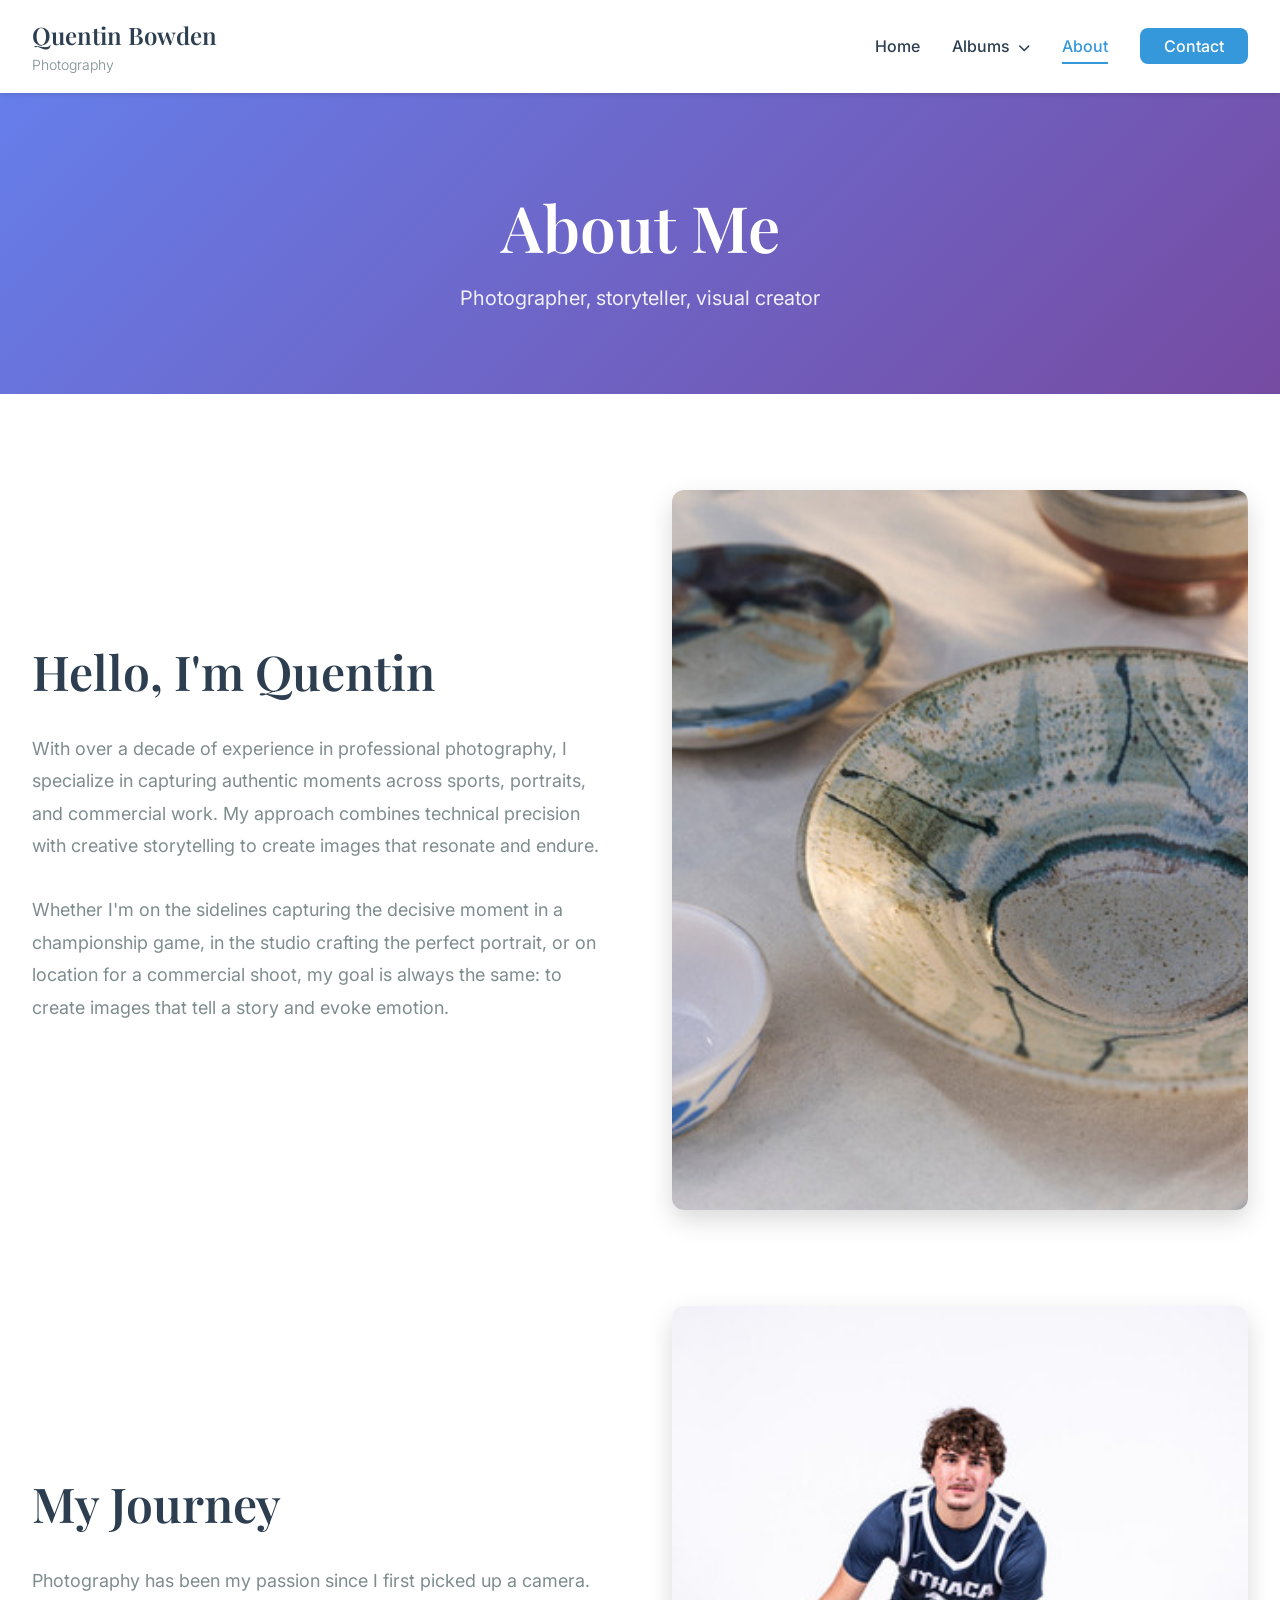
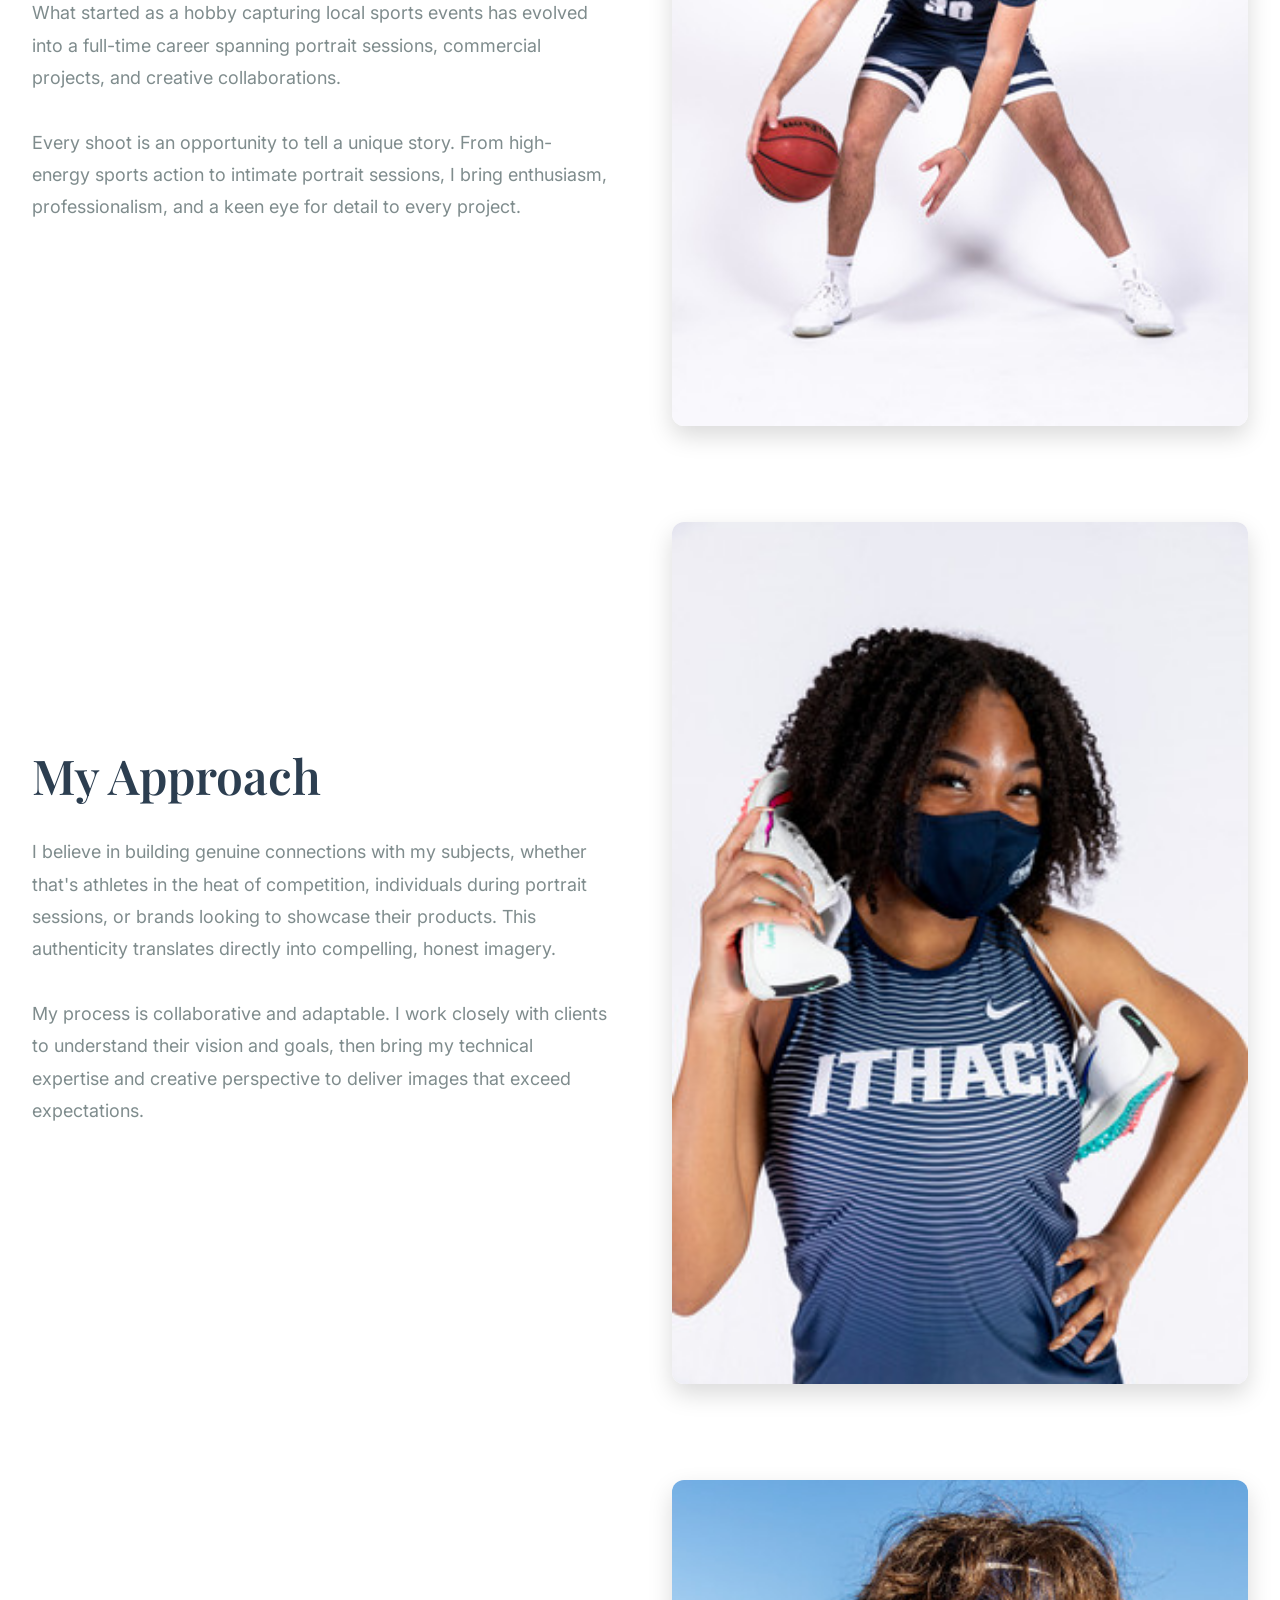
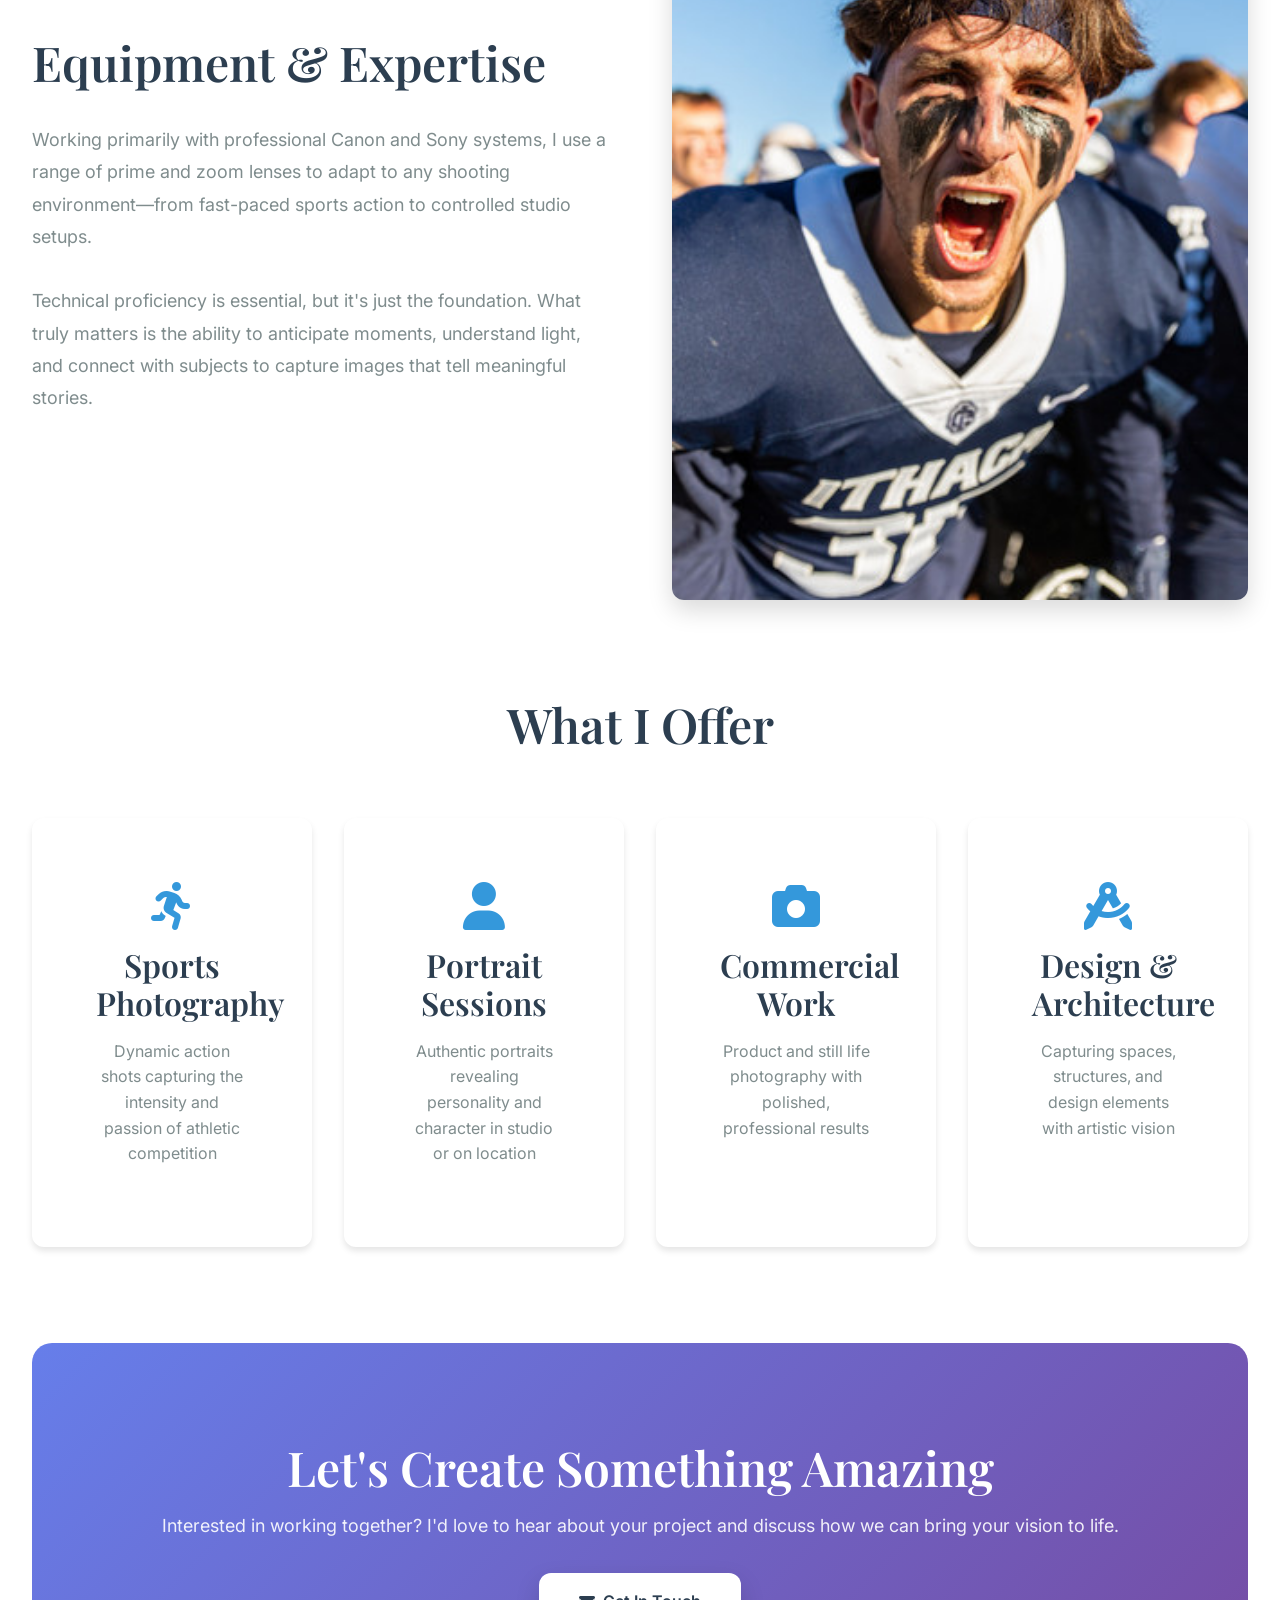
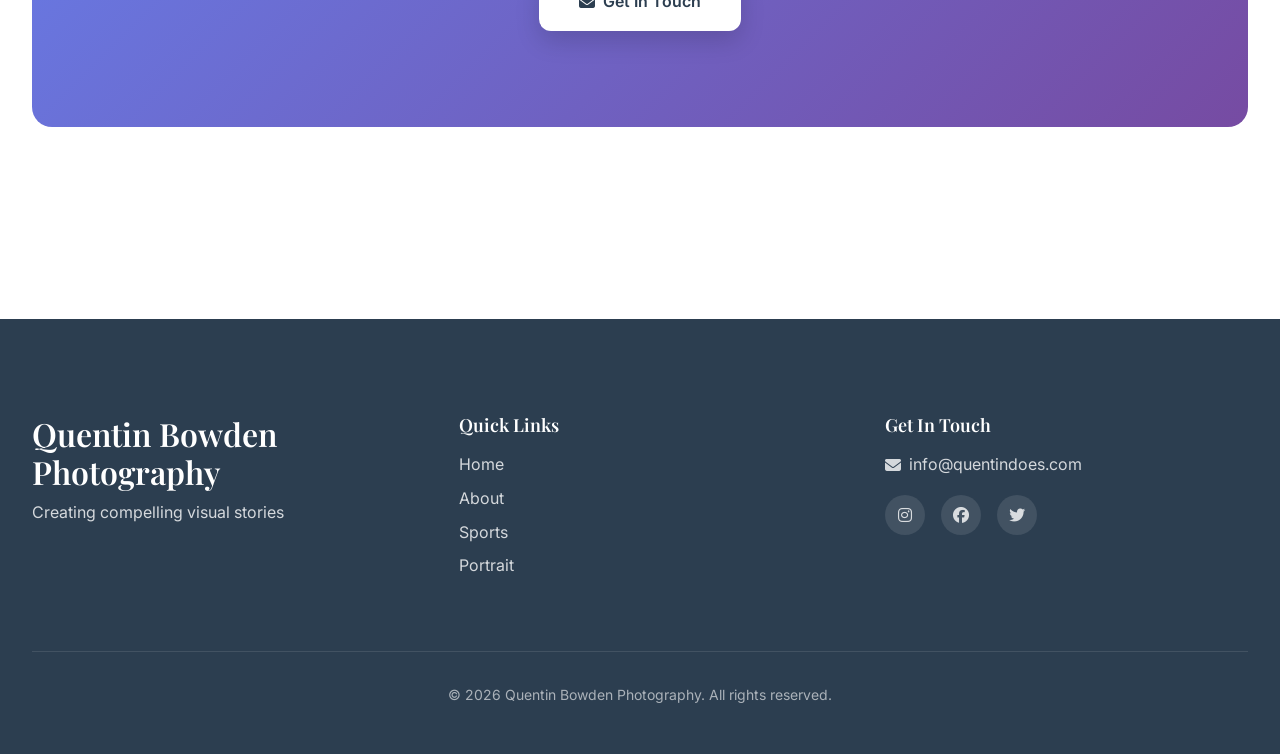
<file: about.html>
<!DOCTYPE html>
<html lang="en">
<head>
    <meta charset="UTF-8">
    <meta name="viewport" content="width=device-width, initial-scale=1.0">
    <meta name="description" content="About Quentin Bowden - Experienced and dedicated photographer with a passion for storytelling and community engagement, seeking to leverage diverse experiences and build technical skills through creative commercial imagery.

Drawing on my background in Emerging Media from Ithaca College, my work emphasizes visual communication and art direction, ensuring impactful storytelling through thoughtful visual language. 

With experience in field photography and freelance projects, I focus on creating compelling visual narratives that connect with audiences. My motivation lies in using strobe lighting and other techniques to elevate creative projects and foster meaningful community engagement.">
    <title>Behind the Imagery of Quentin Bowden </title>
    
    <!-- Preconnect to CDN -->
    <link rel="preconnect" href="https://unpkg.com">
    <link rel="preconnect" href="https://cdnjs.cloudflare.com">
    
    <!-- Google Fonts -->
    <link rel="preconnect" href="https://fonts.googleapis.com">
    <link rel="preconnect" href="https://fonts.gstatic.com" crossorigin>
    <link href="https://fonts.googleapis.com/css2?family=Inter:wght@300;400;500;600;700&family=Playfair+Display:wght@400;500;600;700&display=swap" rel="stylesheet">
    
    <!-- Font Awesome -->
    <link rel="stylesheet" href="https://cdnjs.cloudflare.com/ajax/libs/font-awesome/6.4.0/css/all.min.css">
    
    <!-- AOS Animation Library -->
    <link rel="stylesheet" href="https://unpkg.com/aos@2.3.4/dist/aos.css">
    
    <!-- Custom Styles -->
    <link rel="stylesheet" href="css/styles.css">
</head>
<body>
    <!-- Header Navigation -->
    <header class="header">
        <nav class="nav">
            <div class="nav-container">
                <a href="index.html" class="logo">
                    <span class="logo-text">Quentin Bowden</span>
                    <span class="logo-subtitle">Photography</span>
                </a>
                
                <button class="hamburger" id="hamburger" aria-label="Toggle menu">
                    <span></span>
                    <span></span>
                    <span></span>
                </button>
                
                <ul class="nav-menu" id="navMenu">
                    <li><a href="index.html" class="nav-link">Home</a></li>
                    <li class="nav-dropdown">
                        <a href="#" class="nav-link">Albums <i class="fas fa-chevron-down"></i></a>
                        <ul class="dropdown-menu">
                            <li><a href="sports.html">Sports</a></li>
                            <li><a href="portrait.html">Portrait</a></li>
                            <li><a href="still-photo.html">Still Photos</a></li>
                            <li><a href="design.html">Design</a></li>
                            <li><a href="landscape.html">Landscape</a></li>
                        </ul>
                    </li>
                    <li><a href="about.html" class="nav-link active">About</a></li>
                    <li><a href="mailto:info@quentindoes.com" class="nav-link nav-contact">Contact</a></li>
                </ul>
            </div>
        </nav>
    </header>

    <!-- About Hero Section -->
    <section class="about-hero">
        <div class="container">
            <div class="about-hero-content" data-aos="fade-up">
                <h1 class="page-title">About Me</h1>
                <p class="page-subtitle">Photographer, storyteller, visual creator</p>
            </div>
        </div>
    </section>

    <!-- About Content -->
    <section class="about-content">
        <div class="container">
            <!-- Bio Section -->
            <div class="about-section" data-aos="fade-up">
                <div class="about-text">
                    <h2>Hello, I'm Quentin</h2>
                    <p>With over a decade of experience in professional photography, I specialize in capturing authentic moments across sports, portraits, and commercial work. My approach combines technical precision with creative storytelling to create images that resonate and endure.</p>
                    <p>Whether I'm on the sidelines capturing the decisive moment in a championship game, in the studio crafting the perfect portrait, or on location for a commercial shoot, my goal is always the same: to create images that tell a story and evoke emotion.</p>
                </div>
                <div class="about-image">
                    <img src="images/p1033977370-2.jpg" alt="Quentin Bowden" loading="lazy">
                </div>
            </div>

            <!-- Story Section -->
            <div class="about-section reverse" data-aos="fade-up" data-aos-delay="100">
                <div class="about-image">
                    <img src="images/p1420439761-2.jpg" alt="Photography in action" loading="lazy">
                </div>
                <div class="about-text">
                    <h2>My Journey</h2>
                    <p>Photography has been my passion since I first picked up a camera. What started as a hobby capturing local sports events has evolved into a full-time career spanning portrait sessions, commercial projects, and creative collaborations.</p>
                    <p>Every shoot is an opportunity to tell a unique story. From high-energy sports action to intimate portrait sessions, I bring enthusiasm, professionalism, and a keen eye for detail to every project.</p>
                </div>
            </div>

            <!-- Approach Section -->
            <div class="about-section" data-aos="fade-up" data-aos-delay="200">
                <div class="about-text">
                    <h2>My Approach</h2>
                    <p>I believe in building genuine connections with my subjects, whether that's athletes in the heat of competition, individuals during portrait sessions, or brands looking to showcase their products. This authenticity translates directly into compelling, honest imagery.</p>
                    <p>My process is collaborative and adaptable. I work closely with clients to understand their vision and goals, then bring my technical expertise and creative perspective to deliver images that exceed expectations.</p>
                </div>
                <div class="about-image">
                    <img src="images/p2245993606-2.jpg" alt="Creative process" loading="lazy">
                </div>
            </div>

            <!-- Equipment Section -->
            <div class="about-section reverse" data-aos="fade-up" data-aos-delay="300">
                <div class="about-image">
                    <img src="images/p1420444038-2.jpg" alt="Professional equipment" loading="lazy">
                </div>
                <div class="about-text">
                    <h2>Equipment & Expertise</h2>
                    <p>Working primarily with professional Canon and Sony systems, I use a range of prime and zoom lenses to adapt to any shooting environment—from fast-paced sports action to controlled studio setups.</p>
                    <p>Technical proficiency is essential, but it's just the foundation. What truly matters is the ability to anticipate moments, understand light, and connect with subjects to capture images that tell meaningful stories.</p>
                </div>
            </div>

            <!-- Services Section -->
            <div class="services-grid" data-aos="fade-up" data-aos-delay="400">
                <h2 class="services-title">What I Offer</h2>
                <div class="services-cards">
                    <div class="service-card">
                        <i class="fas fa-running"></i>
                        <h3>Sports Photography</h3>
                        <p>Dynamic action shots capturing the intensity and passion of athletic competition</p>
                    </div>
                    <div class="service-card">
                        <i class="fas fa-user"></i>
                        <h3>Portrait Sessions</h3>
                        <p>Authentic portraits revealing personality and character in studio or on location</p>
                    </div>
                    <div class="service-card">
                        <i class="fas fa-camera"></i>
                        <h3>Commercial Work</h3>
                        <p>Product and still life photography with polished, professional results</p>
                    </div>
                    <div class="service-card">
                        <i class="fas fa-drafting-compass"></i>
                        <h3>Design & Architecture</h3>
                        <p>Capturing spaces, structures, and design elements with artistic vision</p>
                    </div>
                </div>
            </div>

            <!-- CTA Section -->
            <div class="about-cta" data-aos="fade-up" data-aos-delay="500">
                <h2>Let's Create Something Amazing</h2>
                <p>Interested in working together? I'd love to hear about your project and discuss how we can bring your vision to life.</p>
                <a href="mailto:info@quentindoes.com" class="cta-button">
                    <i class="fas fa-envelope"></i> Get In Touch
                </a>
            </div>
        </div>
    </section>

    <!-- Footer -->
    <footer class="footer">
        <div class="container">
            <div class="footer-content">
                <div class="footer-brand">
                    <h3>Quentin Bowden Photography</h3>
                    <p>Creating compelling visual stories</p>
                </div>
                
                <div class="footer-links">
                    <h4>Quick Links</h4>
                    <ul>
                        <li><a href="index.html">Home</a></li>
                        <li><a href="about.html">About</a></li>
                        <li><a href="sports.html">Sports</a></li>
                        <li><a href="portrait.html">Portrait</a></li>
                    </ul>
                </div>
                
                <div class="footer-contact">
                    <h4>Get In Touch</h4>
                    <p><a href="mailto:info@quentindoes.com"><i class="fas fa-envelope"></i> info@quentindoes.com</a></p>
                    <div class="social-links">
                        <a href="https://instagram.com/quentindoesphotography" target="_blank" aria-label="Instagram"><i class="fab fa-instagram"></i></a>
                        <a href="https://facebook.com/quentinbowden" target="_blank" aria-label="Facebook"><i class="fab fa-facebook"></i></a>
                        <a href="https://twitter.com/quentinbowden" target="_blank" aria-label="Twitter"><i class="fab fa-twitter"></i></a>
                    </div>
                </div>
            </div>
            
            <div class="footer-bottom">
                <p>&copy; 2026 Quentin Bowden Photography. All rights reserved.</p>
            </div>
        </div>
    </footer>

    <!-- Scripts -->
    <!-- AOS -->
    <script src="https://unpkg.com/aos@2.3.4/dist/aos.js"></script>
    <script>
        // Initialize AOS with responsive timing
        const isMobile = window.matchMedia('(max-width: 768px)').matches;
        AOS.init({
            duration: isMobile ? 300 : 600,
            easing: 'ease-in-out',
            once: true,
            offset: 100
        });

        // Mobile menu toggle
        const hamburger = document.getElementById('hamburger');
        const navMenu = document.getElementById('navMenu');
        
        hamburger.addEventListener('click', () => {
            hamburger.classList.toggle('active');
            navMenu.classList.toggle('active');
        });

        // Close mobile menu when clicking outside
        document.addEventListener('click', (e) => {
            if (!e.target.closest('.nav-container')) {
                hamburger.classList.remove('active');
                navMenu.classList.remove('active');
            }
        });
    </script>
</body>
</html>
</file>
<file: css/styles.css>
/* ===================================
   Modern Photographer Portfolio Styles
   =================================== */

/* CSS Custom Properties */
:root {
    /* Colors */
    --primary-color: #2c3e50;
    --secondary-color: #3498db;
    --accent-color: #e74c3c;
    --text-dark: #2c3e50;
    --text-light: #7f8c8d;
    --text-white: #ffffff;
    --bg-light: #ecf0f1;
    --bg-dark: #34495e;
    --overlay-dark: rgba(44, 62, 80, 0.9);
    --overlay-light: rgba(255, 255, 255, 0.9);
    
    /* Typography */
    --font-primary: 'Inter', -apple-system, BlinkMacSystemFont, 'Segoe UI', sans-serif;
    --font-display: 'Playfair Display', Georgia, serif;
    
    /* Spacing */
    --spacing-xs: 0.5rem;
    --spacing-sm: 1rem;
    --spacing-md: 2rem;
    --spacing-lg: 4rem;
    --spacing-xl: 6rem;
    
    /* Transitions */
    --transition-fast: 0.2s ease;
    --transition-base: 0.3s ease;
    --transition-slow: 0.5s ease;
    
    /* Shadows */
    --shadow-sm: 0 2px 4px rgba(0,0,0,0.1);
    --shadow-md: 0 4px 6px rgba(0,0,0,0.1);
    --shadow-lg: 0 10px 25px rgba(0,0,0,0.15);
    --shadow-xl: 0 20px 40px rgba(0,0,0,0.2);
    
    /* Border Radius */
    --radius-sm: 4px;
    --radius-md: 8px;
    --radius-lg: 12px;
    --radius-xl: 20px;
}

/* ===================================
   Reset & Base Styles
   =================================== */

* {
    margin: 0;
    padding: 0;
    box-sizing: border-box;
}

html {
    scroll-behavior: smooth;
    font-size: 16px;
}

body {
    font-family: var(--font-primary);
    line-height: 1.6;
    color: var(--text-dark);
    background-color: #ffffff;
    overflow-x: hidden;
}

img {
    max-width: 100%;
    height: auto;
    display: block;
}

a {
    text-decoration: none;
    color: inherit;
    transition: var(--transition-base);
}

button {
    border: none;
    background: none;
    cursor: pointer;
    font-family: inherit;
}

/* ===================================
   Typography
   =================================== */

h1, h2, h3, h4, h5, h6 {
    font-family: var(--font-display);
    line-height: 1.2;
    margin-bottom: var(--spacing-sm);
    font-weight: 600;
}

h1 { font-size: clamp(2.5rem, 5vw, 4rem); }
h2 { font-size: clamp(2rem, 4vw, 3rem); }
h3 { font-size: clamp(1.5rem, 3vw, 2rem); }
h4 { font-size: clamp(1.25rem, 2.5vw, 1.5rem); }

p {
    margin-bottom: var(--spacing-sm);
    color: var(--text-light);
}

/* ===================================
   Container & Layout
   =================================== */

.container {
    max-width: 1400px;
    margin: 0 auto;
    padding: 0 var(--spacing-md);
}

@media (max-width: 768px) {
    .container {
        padding: 0 var(--spacing-sm);
    }
}

/* ===================================
   Header & Navigation
   =================================== */

.header {
    position: sticky;
    top: 0;
    z-index: 1000;
    background: rgba(255, 255, 255, 0.95);
    backdrop-filter: blur(10px);
    box-shadow: var(--shadow-sm);
    transition: var(--transition-base);
}

.nav-container {
    display: flex;
    justify-content: space-between;
    align-items: center;
    padding: var(--spacing-sm) var(--spacing-md);
    max-width: 1400px;
    margin: 0 auto;
}

.logo {
    display: flex;
    flex-direction: column;
    font-family: var(--font-display);
}

.logo-text {
    font-size: 1.5rem;
    font-weight: 600;
    color: var(--primary-color);
}

.logo-subtitle {
    font-size: 0.875rem;
    color: var(--text-light);
    font-family: var(--font-primary);
    font-weight: 300;
}

.nav-menu {
    display: flex;
    list-style: none;
    gap: var(--spacing-md);
    align-items: center;
}

.nav-link {
    color: var(--text-dark);
    font-weight: 500;
    position: relative;
    padding: 0.5rem 0;
    transition: var(--transition-base);
}

.nav-link:hover,
.nav-link.active {
    color: var(--secondary-color);
}

.nav-link.active::after {
    content: '';
    position: absolute;
    bottom: 0;
    left: 0;
    width: 100%;
    height: 2px;
    background: var(--secondary-color);
}

.nav-contact {
    padding: 0.5rem 1.5rem;
    background: var(--secondary-color);
    color: white;
    border-radius: var(--radius-md);
    transition: var(--transition-base);
}

.nav-contact:hover {
    background: var(--primary-color);
    transform: translateY(-2px);
    box-shadow: var(--shadow-md);
}

/* Dropdown Menu */
.nav-dropdown {
    position: relative;
}

.nav-dropdown .nav-link i {
    font-size: 0.75rem;
    margin-left: 0.25rem;
    transition: var(--transition-fast);
}

.nav-dropdown:hover .nav-link i {
    transform: rotate(180deg);
}

.dropdown-menu {
    position: absolute;
    top: 100%;
    left: 0;
    background: white;
    list-style: none;
    padding: var(--spacing-sm);
    border-radius: var(--radius-md);
    box-shadow: var(--shadow-lg);
    opacity: 0;
    visibility: hidden;
    transform: translateY(-10px);
    transition: var(--transition-base);
    min-width: 200px;
}

.nav-dropdown:hover .dropdown-menu {
    opacity: 1;
    visibility: visible;
    transform: translateY(0);
}

.dropdown-menu li {
    margin: 0;
}

.dropdown-menu a {
    display: block;
    padding: 0.75rem 1rem;
    border-radius: var(--radius-sm);
    transition: var(--transition-fast);
}

.dropdown-menu a:hover,
.dropdown-menu a.active {
    background: var(--bg-light);
    color: var(--secondary-color);
}

/* Hamburger Menu */
.hamburger {
    display: none;
    flex-direction: column;
    gap: 5px;
    padding: 0.5rem;
    z-index: 1001;
}

.hamburger span {
    width: 25px;
    height: 3px;
    background: var(--primary-color);
    border-radius: 3px;
    transition: var(--transition-base);
}

.hamburger.active span:nth-child(1) {
    transform: rotate(45deg) translate(8px, 8px);
}

.hamburger.active span:nth-child(2) {
    opacity: 0;
}

.hamburger.active span:nth-child(3) {
    transform: rotate(-45deg) translate(7px, -7px);
}

@media (max-width: 768px) {
    .hamburger {
        display: flex;
    }
    
    .nav-menu {
        position: fixed;
        top: 0;
        right: -100%;
        width: 280px;
        height: 100vh;
        background: white;
        flex-direction: column;
        padding: 5rem 2rem;
        box-shadow: var(--shadow-xl);
        transition: var(--transition-base);
        align-items: flex-start;
    }
    
    .nav-menu.active {
        right: 0;
    }
    
    .dropdown-menu {
        position: static;
        opacity: 1;
        visibility: visible;
        transform: none;
        box-shadow: none;
        padding-left: var(--spacing-sm);
        margin-top: var(--spacing-xs);
    }
}

/* ===================================
   Hero Section
   =================================== */

.hero {
    min-height: 80vh;
    display: flex;
    flex-direction: column;
    justify-content: center;
    align-items: center;
    text-align: center;
    padding: var(--spacing-xl) var(--spacing-md);
    background: url('../images/portraits/p3524584143-5.jpg') center/cover no-repeat;
    color: white;
    position: relative;
    overflow: hidden;
}

.hero::before {
    content: '';
    position: absolute;
    top: 0;
    left: 0;
    right: 0;
    bottom: 0;
    background: rgba(0, 0, 0, 0.2);
    z-index: 0;
}

.hero-content {
    position: relative;
    z-index: 1;
    max-width: 800px;
}

.hero-title {
    color: white;
    margin-bottom: var(--spacing-md);
    text-shadow: 2px 2px 4px rgba(0,0,0,0.2);
}

.hero-subtitle {
    font-size: 1.25rem;
    color: rgba(255, 255, 255, 0.9);
    margin-bottom: var(--spacing-lg);
    line-height: 1.8;
}

.hero-cta {
    display: inline-block;
    padding: 1rem 2.5rem;
    background: white;
    color: var(--primary-color);
    border-radius: var(--radius-lg);
    font-weight: 600;
    transition: var(--transition-base);
    box-shadow: var(--shadow-lg);
}

.hero-cta:hover {
    transform: translateY(-3px);
    box-shadow: var(--shadow-xl);
}

/* Full-Screen Takeover */
.takeover {
    position: fixed;
    top: 0;
    left: 0;
    width: 100vw;
    height: 100vh;
    z-index: 99999;
    opacity: 1;
    transition: opacity 1s ease-out;
}

.takeover.fade-out {
    opacity: 0;
}

.takeover-image {
    width: 100%;
    height: 100%;
    background: url('../images/portraits/p3524584143-2.jpg') center/cover no-repeat;
}

.scroll-indicator {
    margin-top: var(--spacing-lg);
    animation: bounce 2s infinite;
}

.scroll-indicator i {
    font-size: 2rem;
    color: rgba(255, 255, 255, 0.7);
}

@keyframes bounce {
    0%, 20%, 50%, 80%, 100% { transform: translateY(0); }
    40% { transform: translateY(-10px); }
    60% { transform: translateY(-5px); }
}

/* ===================================
   Gallery Section
   =================================== */

.gallery-section {
    padding: var(--spacing-xl) 0;
}

.section-header {
    text-align: center;
    margin-bottom: var(--spacing-lg);
}

.section-title {
    color: var(--primary-color);
    margin-bottom: var(--spacing-sm);
}

.section-subtitle {
    font-size: 1.125rem;
    color: var(--text-light);
}

/* Masonry Grid */
.masonry-grid {
    margin: 0 auto;
}

.grid-item {
    width: calc(25% - 15px);
    margin-bottom: 20px;
    position: relative;
    overflow: hidden;
    border-radius: 0;
    cursor: pointer;
    transition: var(--transition-base);
}

.grid-item:hover {
    transform: translateY(-5px);
    box-shadow: var(--shadow-lg);
}

.grid-item img {
    width: 100%;
    height: auto;
    display: block;
    transition: var(--transition-slow);
}

.grid-item:hover img {
    transform: scale(1.05);
}

.grid-item-overlay {
    position: absolute;
    top: 0;
    left: 0;
    right: 0;
    bottom: 0;
    background: linear-gradient(to top, rgba(0,0,0,0.8) 0%, rgba(0,0,0,0) 60%);
    display: flex;
    align-items: flex-end;
    padding: var(--spacing-sm);
    opacity: 0;
    transition: var(--transition-base);
}

.grid-item:hover .grid-item-overlay {
    opacity: 1;
}

.overlay-content {
    color: white;
}

.overlay-title {
    font-size: 1.125rem;
    margin-bottom: 0.25rem;
    color: white;
}

.overlay-category {
    font-size: 0.875rem;
    text-transform: uppercase;
    letter-spacing: 1px;
    color: rgba(255, 255, 255, 0.8);
}

/* Responsive Grid */
@media (max-width: 1200px) {
    .grid-item {
        width: calc(33.333% - 14px);
    }
}

@media (max-width: 768px) {
    .grid-item {
        width: calc(50% - 10px);
    }
}

@media (max-width: 480px) {
    .grid-item {
        width: 100%;
    }
}

/* ===================================
   Lightbox
   =================================== */

.lightbox {
    position: fixed;
    top: 0;
    left: 0;
    right: 0;
    bottom: 0;
    background: rgba(0, 0, 0, 0.75);
    backdrop-filter: blur(10px);
    z-index: 9999;
    display: flex;
    align-items: center;
    justify-content: center;
    opacity: 0;
    visibility: hidden;
    transition: var(--transition-base);
}

.lightbox.active {
    opacity: 1;
    visibility: visible;
}

.lightbox-content {
    position: relative;
    max-width: 90vw;
    max-height: 90vh;
    display: flex;
    flex-direction: column;
    align-items: center;
}

.lightbox-content img {
    max-width: 100%;
    max-height: 70vh;
    object-fit: contain;
    border-radius: 0;
    box-shadow: 0 20px 60px rgba(0, 0, 0, 0.8);
    transition: opacity var(--transition-base);
}

.lightbox-info {
    display: none;
    background: rgba(255, 255, 255, 0.95);
    backdrop-filter: blur(10px);
    padding: var(--spacing-md);
    border-radius: 0;
    margin-top: var(--spacing-md);
    max-width: 600px;
    text-align: center;
}

.lightbox-info h3 {
    color: var(--primary-color);
    margin-bottom: var(--spacing-xs);
}

.lightbox-info p {
    color: var(--text-light);
    margin-bottom: var(--spacing-sm);
}

.lightbox-category {
    display: inline-block;
    padding: 0.25rem 1rem;
    background: var(--secondary-color);
    color: white;
    border-radius: var(--radius-lg);
    font-size: 0.875rem;
    text-transform: uppercase;
    letter-spacing: 1px;
    margin-bottom: var(--spacing-sm);
}

.lightbox-counter {
    font-size: 0.875rem;
    color: var(--text-light);
    margin-bottom: var(--spacing-sm);
}

.lightbox-share {
    display: flex;
    gap: var(--spacing-sm);
    justify-content: center;
    margin-top: var(--spacing-sm);
}

.share-btn {
    width: 40px;
    height: 40px;
    border-radius: 50%;
    background: var(--bg-light);
    color: var(--text-dark);
    display: flex;
    align-items: center;
    justify-content: center;
    transition: var(--transition-base);
}

.share-btn:hover {
    background: var(--secondary-color);
    color: white;
    transform: translateY(-2px);
}

/* Lightbox Controls */
.lightbox-close,
.lightbox-prev,
.lightbox-next {
    position: absolute;
    background: rgba(255, 255, 255, 0.1);
    backdrop-filter: blur(10px);
    color: white;
    width: 50px;
    height: 50px;
    border-radius: 50%;
    display: flex;
    align-items: center;
    justify-content: center;
    font-size: 1.5rem;
    transition: var(--transition-base);
    z-index: 10000;
}

.lightbox-close:hover,
.lightbox-prev:hover,
.lightbox-next:hover {
    background: rgba(255, 255, 255, 0.2);
    transform: scale(1.1);
}

.lightbox-close {
    top: 2rem;
    right: 2rem;
}

.lightbox-prev {
    left: 2rem;
    top: 50%;
    transform: translateY(-50%);
}

.lightbox-next {
    right: 2rem;
    top: 50%;
    transform: translateY(-50%);
}

@media (max-width: 768px) {
    .lightbox-close {
        top: 1rem;
        right: 1rem;
        width: 40px;
        height: 40px;
    }
    
    .lightbox-prev,
    .lightbox-next {
        width: 40px;
        height: 40px;
    }
    
    .lightbox-prev {
        left: 1rem;
    }
    
    .lightbox-next {
        right: 1rem;
    }
}

/* ===================================
   About Page
   =================================== */

.about-hero {
    padding: var(--spacing-xl) 0 var(--spacing-lg);
    background: linear-gradient(135deg, #667eea 0%, #764ba2 100%);
    color: white;
    text-align: center;
}

.about-hero-content {
    max-width: 800px;
    margin: 0 auto;
}

.page-title {
    color: white;
    margin-bottom: var(--spacing-sm);
}

.page-subtitle {
    font-size: 1.25rem;
    color: rgba(255, 255, 255, 0.9);
}

.about-content {
    padding: var(--spacing-xl) 0;
}

.about-section {
    display: grid;
    grid-template-columns: 1fr 1fr;
    gap: var(--spacing-lg);
    margin-bottom: var(--spacing-xl);
    align-items: center;
}

.about-section.reverse {
    direction: rtl;
}

.about-section.reverse > * {
    direction: ltr;
}

.about-text h2 {
    color: var(--primary-color);
    margin-bottom: var(--spacing-md);
}

.about-text p {
    font-size: 1.125rem;
    line-height: 1.8;
    margin-bottom: var(--spacing-md);
}

.about-image {
    border-radius: var(--radius-lg);
    overflow: hidden;
    box-shadow: var(--shadow-lg);
}

.about-image img {
    width: 100%;
    height: auto;
    transition: var(--transition-slow);
}

.about-image:hover img {
    transform: scale(1.05);
}

@media (max-width: 768px) {
    .about-section {
        grid-template-columns: 1fr;
        gap: var(--spacing-md);
    }
    
    .about-section.reverse {
        direction: ltr;
    }
}

/* Services Section */
.services-grid {
    margin-top: var(--spacing-xl);
    text-align: center;
}

.services-title {
    color: var(--primary-color);
    margin-bottom: var(--spacing-lg);
}

.services-cards {
    display: grid;
    grid-template-columns: repeat(auto-fit, minmax(250px, 1fr));
    gap: var(--spacing-md);
}

.service-card {
    padding: var(--spacing-lg);
    background: white;
    border-radius: var(--radius-lg);
    box-shadow: var(--shadow-md);
    transition: var(--transition-base);
}

.service-card:hover {
    transform: translateY(-5px);
    box-shadow: var(--shadow-xl);
}

.service-card i {
    font-size: 3rem;
    color: var(--secondary-color);
    margin-bottom: var(--spacing-sm);
}

.service-card h3 {
    color: var(--primary-color);
    margin-bottom: var(--spacing-sm);
}

.service-card p {
    font-size: 1rem;
}

/* About CTA */
.about-cta {
    text-align: center;
    padding: var(--spacing-xl);
    background: linear-gradient(135deg, #667eea 0%, #764ba2 100%);
    border-radius: var(--radius-xl);
    color: white;
    margin-top: var(--spacing-xl);
}

.about-cta h2 {
    color: white;
    margin-bottom: var(--spacing-sm);
}

.about-cta p {
    color: rgba(255, 255, 255, 0.9);
    font-size: 1.125rem;
    margin-bottom: var(--spacing-md);
}

.cta-button {
    display: inline-flex;
    align-items: center;
    gap: var(--spacing-xs);
    padding: 1rem 2.5rem;
    background: white;
    color: var(--primary-color);
    border-radius: var(--radius-lg);
    font-weight: 600;
    transition: var(--transition-base);
    box-shadow: var(--shadow-lg);
}

.cta-button:hover {
    transform: translateY(-3px);
    box-shadow: var(--shadow-xl);
}

/* ===================================
   Album Pages
   =================================== */

.breadcrumb {
    padding: var(--spacing-sm) 0;
    background: var(--bg-light);
}

.breadcrumb .container {
    display: flex;
    align-items: center;
    gap: var(--spacing-xs);
    font-size: 0.875rem;
}

.breadcrumb a {
    color: var(--secondary-color);
}

.breadcrumb a:hover {
    text-decoration: underline;
}

.breadcrumb .separator {
    color: var(--text-light);
}

.breadcrumb .current {
    color: var(--text-dark);
}

.album-header {
    padding: var(--spacing-md) 0;
    text-align: center;
}

.album-title {
    color: var(--primary-color);
    margin-bottom: var(--spacing-sm);
}

.album-description {
    font-size: 1rem;
    color: var(--text-light);
    max-width: 800px;
    margin: 0 auto;
}

.album-footer {
    text-align: center;
    margin-top: var(--spacing-lg);
    padding: var(--spacing-lg) 0;
}

.view-all-link {
    display: inline-flex;
    align-items: center;
    gap: var(--spacing-xs);
    padding: 1rem 2rem;
    background: var(--secondary-color);
    color: white;
    border-radius: var(--radius-lg);
    font-weight: 600;
    transition: var(--transition-base);
}

.view-all-link:hover {
    background: var(--primary-color);
    transform: translateY(-2px);
    box-shadow: var(--shadow-md);
}

/* ===================================
   Footer
   =================================== */

.footer {
    background: var(--primary-color);
    color: white;
    padding: var(--spacing-xl) 0 var(--spacing-md);
    margin-top: var(--spacing-xl);
}

.footer-content {
    display: grid;
    grid-template-columns: repeat(auto-fit, minmax(250px, 1fr));
    gap: var(--spacing-lg);
    margin-bottom: var(--spacing-lg);
}

.footer-brand h3 {
    color: white;
    margin-bottom: var(--spacing-xs);
}

.footer-brand p {
    color: rgba(255, 255, 255, 0.8);
}

.footer-links h4,
.footer-contact h4 {
    color: white;
    margin-bottom: var(--spacing-sm);
    font-size: 1.125rem;
}

.footer-links ul {
    list-style: none;
}

.footer-links li {
    margin-bottom: var(--spacing-xs);
}

.footer-links a {
    color: rgba(255, 255, 255, 0.8);
    transition: var(--transition-fast);
}

.footer-links a:hover {
    color: white;
    padding-left: 5px;
}

.footer-contact p {
    color: rgba(255, 255, 255, 0.8);
    margin-bottom: var(--spacing-sm);
}

.footer-contact a {
    display: inline-flex;
    align-items: center;
    gap: var(--spacing-xs);
    color: rgba(255, 255, 255, 0.8);
    transition: var(--transition-fast);
}

.footer-contact a:hover {
    color: white;
}

.social-links {
    display: flex;
    gap: var(--spacing-sm);
    margin-top: var(--spacing-sm);
}

.social-links a {
    width: 40px;
    height: 40px;
    border-radius: 50%;
    background: rgba(255, 255, 255, 0.1);
    display: flex;
    align-items: center;
    justify-content: center;
    transition: var(--transition-base);
}

.social-links a:hover {
    background: var(--secondary-color);
    transform: translateY(-3px);
}

.footer-bottom {
    text-align: center;
    padding-top: var(--spacing-md);
    border-top: 1px solid rgba(255, 255, 255, 0.1);
}

.footer-bottom p {
    color: rgba(255, 255, 255, 0.6);
    font-size: 0.875rem;
}

/* ===================================
   Utilities
   =================================== */

.text-center {
    text-align: center;
}

.mt-1 { margin-top: var(--spacing-xs); }
.mt-2 { margin-top: var(--spacing-sm); }
.mt-3 { margin-top: var(--spacing-md); }
.mt-4 { margin-top: var(--spacing-lg); }

.mb-1 { margin-bottom: var(--spacing-xs); }
.mb-2 { margin-bottom: var(--spacing-sm); }
.mb-3 { margin-bottom: var(--spacing-md); }
.mb-4 { margin-bottom: var(--spacing-lg); }

/* ===================================
   Animations
   =================================== */

@keyframes fadeIn {
    from {
        opacity: 0;
        transform: translateY(20px);
    }
    to {
        opacity: 1;
        transform: translateY(0);
    }
}

.fade-in {
    animation: fadeIn 0.6s ease-out;
}

/* ===================================
   Print Styles
   =================================== */

@media print {
    .header,
    .footer,
    .lightbox,
    .hero-cta,
    .scroll-indicator {
        display: none;
    }
}
</file>
